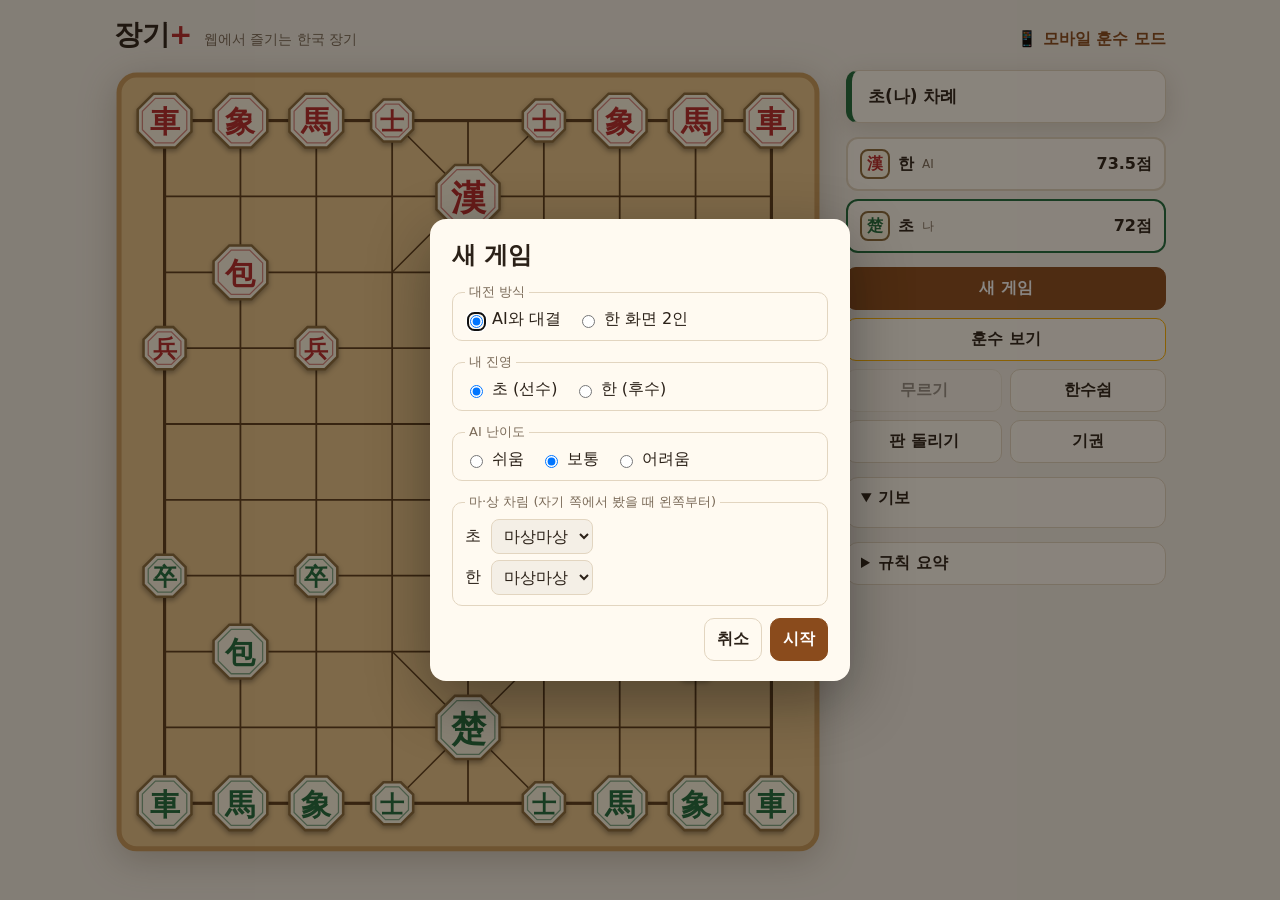
<file: index.html>
<!doctype html>
<html lang="ko">
<head>
  <meta charset="utf-8">
  <meta name="viewport" content="width=device-width, initial-scale=1">
  <meta name="description" content="장기+ — 브라우저에서 바로 즐기는 한국 장기. 2인 대전과 AI 대전을 지원합니다.">
  <title>장기+</title>
  <link rel="stylesheet" href="css/style.css">
</head>
<body>
  <header class="topbar">
    <h1>장기<span class="plus">+</span></h1>
    <p class="tagline">웹에서 즐기는 한국 장기</p>
    <a class="nav-link" href="advisor.html">📱 모바일 훈수 모드</a>
  </header>

  <main class="layout">
    <section class="board-wrap">
      <svg id="board" viewBox="0 0 560 620" role="img" aria-label="장기판"></svg>
      <div id="banner" class="banner" hidden>
        <p id="banner-text"></p>
        <button type="button" id="banner-new" class="primary">다시 하기</button>
      </div>
    </section>

    <aside class="panel">
      <div id="status" class="status" aria-live="polite"></div>

      <div class="players">
        <div class="player" id="player-h" data-side="h">
          <div class="player-head">
            <span class="badge han">漢</span>
            <span class="pname">한</span>
            <span class="who" id="who-h"></span>
            <span class="score" id="score-h"></span>
          </div>
          <div class="captured" id="cap-h" aria-label="한이 잡은 말"></div>
        </div>
        <div class="player" id="player-c" data-side="c">
          <div class="player-head">
            <span class="badge cho">楚</span>
            <span class="pname">초</span>
            <span class="who" id="who-c"></span>
            <span class="score" id="score-c"></span>
          </div>
          <div class="captured" id="cap-c" aria-label="초가 잡은 말"></div>
        </div>
      </div>

      <div class="buttons">
        <button type="button" id="btn-new" class="primary">새 게임</button>
        <button type="button" id="btn-hint" class="hint-btn">훈수 보기</button>
        <button type="button" id="btn-undo">무르기</button>
        <button type="button" id="btn-pass">한수쉼</button>
        <button type="button" id="btn-flip">판 돌리기</button>
        <button type="button" id="btn-resign">기권</button>
      </div>

      <details class="box" open>
        <summary>기보</summary>
        <ol id="log" class="log"></ol>
      </details>

      <details class="box">
        <summary>규칙 요약</summary>
        <ul class="rules">
          <li><b>궁·사</b> 궁성 안에서 한 칸씩, 궁성 대각선도 이동</li>
          <li><b>차</b> 가로·세로 직선으로 끝까지, 궁성 대각선 가능</li>
          <li><b>포</b> 말 하나를 넘어서 이동·잡기 (포는 넘거나 잡을 수 없음)</li>
          <li><b>마</b> 직선 1칸 + 대각선 1칸 (길이 막히면 못 감)</li>
          <li><b>상</b> 직선 1칸 + 대각선 2칸 (길이 막히면 못 감)</li>
          <li><b>졸·병</b> 앞·옆으로 1칸, 상대 궁성에서는 대각선 앞도 가능</li>
          <li><b>장군</b> 궁이 공격받으면 반드시 피해야 하고, 피할 수 없으면 외통수로 패배</li>
          <li><b>빅장</b> 두 궁이 사이에 아무것도 없이 마주 본 채로 한 수가 지나면 무승부</li>
          <li><b>한수쉼</b> 장군 상태가 아니면 차례를 넘길 수 있음</li>
          <li><b>점수</b> 차13 포7 마5 상3 사3 졸2, 한은 덤 1.5점</li>
        </ul>
      </details>
    </aside>
  </main>

  <dialog id="new-game">
    <form method="dialog" class="new-game-form">
      <h2>새 게임</h2>

      <fieldset>
        <legend>대전 방식</legend>
        <label class="opt"><input type="radio" name="mode" value="ai" checked> AI와 대결</label>
        <label class="opt"><input type="radio" name="mode" value="pvp"> 한 화면 2인</label>
      </fieldset>

      <fieldset class="ai-only">
        <legend>내 진영</legend>
        <label class="opt"><input type="radio" name="side" value="c" checked> 초 (선수)</label>
        <label class="opt"><input type="radio" name="side" value="h"> 한 (후수)</label>
      </fieldset>

      <fieldset class="ai-only">
        <legend>AI 난이도</legend>
        <label class="opt"><input type="radio" name="level" value="easy"> 쉬움</label>
        <label class="opt"><input type="radio" name="level" value="normal" checked> 보통</label>
        <label class="opt"><input type="radio" name="level" value="hard"> 어려움</label>
      </fieldset>

      <fieldset>
        <legend>마·상 차림 (자기 쪽에서 봤을 때 왼쪽부터)</legend>
        <label class="row">초 <select name="choSetup"></select></label>
        <label class="row">한 <select name="hanSetup"></select></label>
      </fieldset>

      <menu>
        <button type="submit" value="cancel">취소</button>
        <button type="submit" value="start" class="primary">시작</button>
      </menu>
    </form>
  </dialog>

  <script src="js/rules.js"></script>
  <script src="js/ai.js"></script>
  <script src="js/board-view.js"></script>
  <script src="js/ui.js"></script>
</body>
</html>
</file>
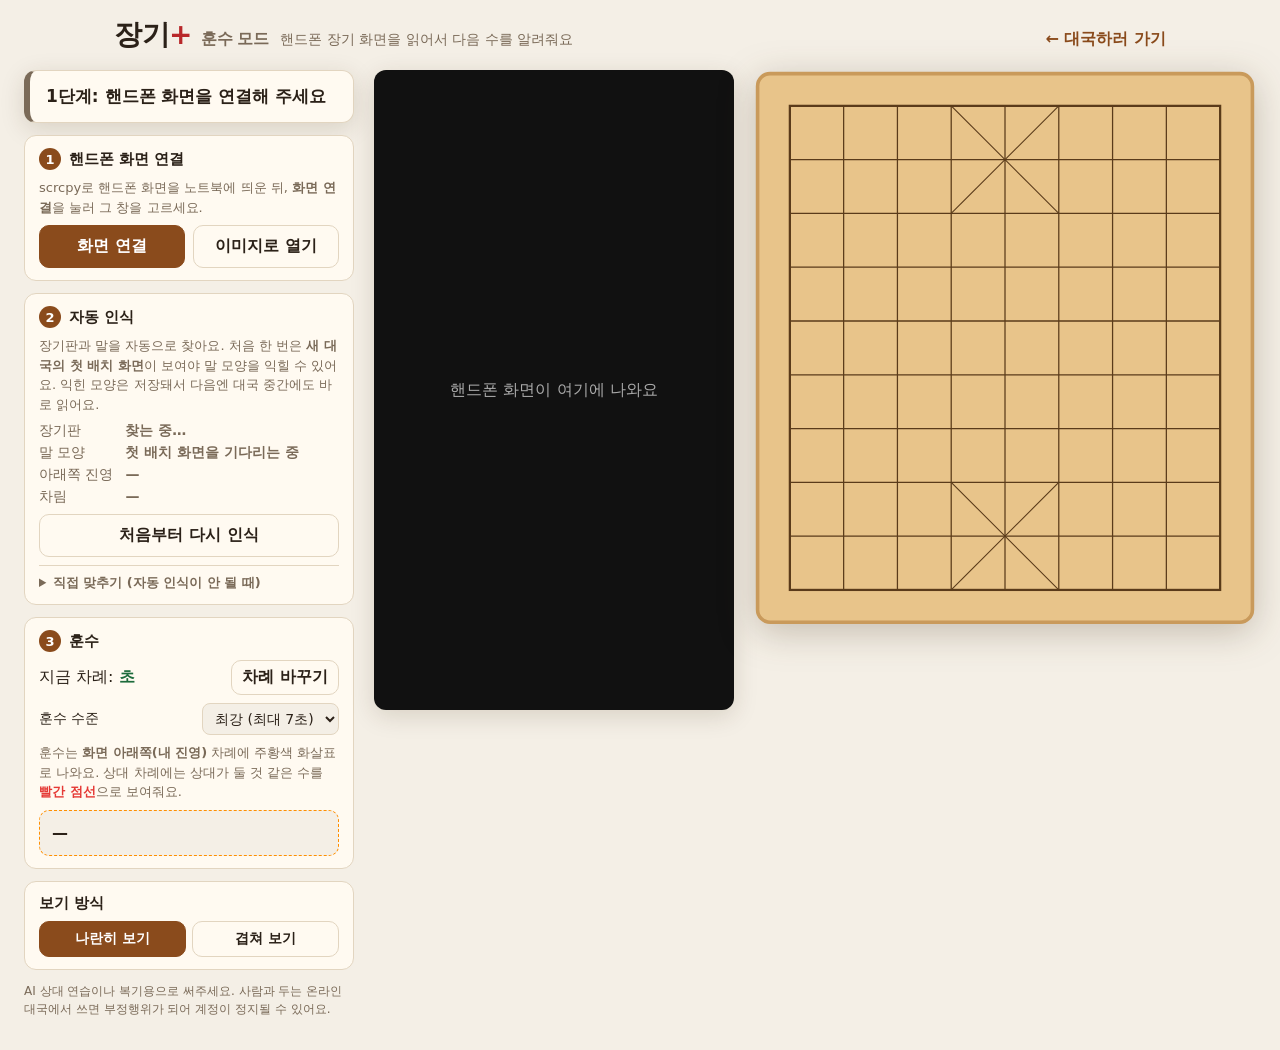
<file: advisor.html>
<!doctype html>
<html lang="ko">
<head>
  <meta charset="utf-8">
  <meta name="viewport" content="width=device-width, initial-scale=1">
  <meta name="description" content="장기+ 모바일 훈수 모드 — 핸드폰 장기 앱 화면을 읽어 다음 수를 추천합니다.">
  <title>장기+ 훈수 모드</title>
  <link rel="stylesheet" href="css/style.css">
</head>
<body class="advisor">
  <header class="topbar">
    <h1>장기<span class="plus">+</span> <small>훈수 모드</small></h1>
    <p class="tagline">핸드폰 장기 화면을 읽어서 다음 수를 알려줘요</p>
    <a class="nav-link" href="index.html">← 대국하러 가기</a>
  </header>

  <main class="advisor-layout">
    <aside class="panel advisor-panel">
      <div id="adv-status" class="status" aria-live="polite">1단계부터 차례대로 진행해 주세요</div>

      <section class="step">
        <h2><span class="num">1</span> 핸드폰 화면 연결</h2>
        <p class="help">scrcpy로 핸드폰 화면을 노트북에 띄운 뒤, <b>화면 연결</b>을 눌러 그 창을 고르세요.</p>
        <div class="row-buttons">
          <button type="button" id="btn-capture" class="primary">화면 연결</button>
          <label class="file-btn">이미지로 열기<input type="file" id="file-input" accept="image/*" hidden></label>
        </div>
      </section>

      <section class="step">
        <h2><span class="num">2</span> 자동 인식</h2>
        <p class="help">장기판과 말을 자동으로 찾아요. 처음 한 번은 <b>새 대국의 첫 배치 화면</b>이 보여야 말 모양을 익힐 수 있어요. 익힌 모양은 저장돼서 다음엔 대국 중간에도 바로 읽어요.</p>
        <dl class="detect-info">
          <dt>장기판</dt><dd id="info-grid">—</dd>
          <dt>말 모양</dt><dd id="info-model">—</dd>
          <dt>아래쪽 진영</dt><dd id="info-bottom">—</dd>
          <dt>차림</dt><dd id="info-setup">—</dd>
        </dl>
        <button type="button" id="btn-reset">처음부터 다시 인식</button>

        <details class="manual">
          <summary>직접 맞추기 (자동 인식이 안 될 때)</summary>
          <p class="help">판 위치: 버튼을 누르고 장기판의 <b>왼쪽 위</b>와 <b>오른쪽 아래</b> 꼭짓점(선이 만나는 점)을 차례로 클릭하세요.</p>
          <button type="button" id="btn-calib">판 위치 직접 지정</button>
          <p class="help">말 모양: 첫 배치 화면에서 진영과 차림을 앱과 같게 고르고 누르세요.</p>
          <label class="row">화면 아래쪽 진영
            <select id="sel-bottom">
              <option value="c">초 (楚)</option>
              <option value="h">한 (漢)</option>
            </select>
          </label>
          <label class="row">초 차림 <select id="sel-cho"></select></label>
          <label class="row">한 차림 <select id="sel-han"></select></label>
          <button type="button" id="btn-learn">말 모양 직접 익히기</button>
        </details>
      </section>

      <section class="step">
        <h2><span class="num">3</span> 훈수</h2>
        <div class="turn-row">
          <span>지금 차례: <b id="turn-label">초</b></span>
          <button type="button" id="btn-turn">차례 바꾸기</button>
        </div>
        <label class="row">훈수 수준
          <select id="sel-level">
            <option value="normal">보통 (1초)</option>
            <option value="hard">강함 (2.5초)</option>
            <option value="max" selected>최강 (최대 7초)</option>
          </select>
        </label>
        <p class="help">훈수는 <b>화면 아래쪽(내 진영)</b> 차례에 주황색 화살표로 나와요. 상대 차례에는 상대가 둘 것 같은 수를 <b style="color:#e53935">빨간 점선</b>으로 보여줘요.</p>
        <p id="hint-text" class="hint-text">—</p>
      </section>

      <section class="step">
        <h2>보기 방식</h2>
        <div class="segmented" role="radiogroup">
          <label><input type="radio" name="view" value="side" checked> 나란히 보기</label>
          <label><input type="radio" name="view" value="overlay"> 겹쳐 보기</label>
        </div>
        <label class="row overlay-only">판 투명도
          <input type="range" id="opacity" min="0" max="90" value="35">
        </label>
      </section>

      <p class="notice">AI 상대 연습이나 복기용으로 써주세요. 사람과 두는 온라인 대국에서 쓰면 부정행위가 되어 계정이 정지될 수 있어요.</p>
    </aside>

    <section class="advisor-stage-wrap">
      <div class="stage-row">
        <div id="stage" class="stage empty">
          <video id="video" autoplay muted playsinline hidden></video>
          <img id="image" alt="불러온 장기 화면" hidden>
          <svg id="overlay" class="overlay" preserveAspectRatio="none"></svg>
          <p class="stage-placeholder">핸드폰 화면이 여기에 나와요</p>
        </div>
        <div class="mirror-wrap" id="mirror-wrap">
          <svg id="mirror" viewBox="0 0 560 620" role="img" aria-label="인식한 장기판"></svg>
        </div>
      </div>
    </section>
  </main>

  <script src="js/rules.js"></script>
  <script src="js/ai.js"></script>
  <script src="js/board-view.js"></script>
  <script src="js/vision.js"></script>
  <script src="js/advisor.js"></script>
</body>
</html>
</file>
<file: css/style.css>
:root {
  --bg: #f4efe6;
  --surface: #fffaf1;
  --text: #2b2118;
  --muted: #7a6a58;
  --border: #e2d5c0;
  --accent: #8a4b1c;
  --accent-text: #fff;
  --board: #e8c48a;
  --board-edge: #c99a5b;
  --line: #5a3b1a;
  --piece: #fdf6e3;
  --piece-edge: #8a6a3b;
  --cho: #1d6b3c;
  --han: #b8282a;
  --check: #e53935;
  --select: #ffb300;
  --hint: rgba(29, 107, 60, 0.75);
  --shadow: 0 6px 24px rgba(60, 40, 10, 0.15);
}

@media (prefers-color-scheme: dark) {
  :root {
    --bg: #1c1814;
    --surface: #26201a;
    --text: #f1e7d8;
    --muted: #b3a38f;
    --border: #3d332a;
    --accent: #d08a4c;
    --accent-text: #1c1814;
    --shadow: 0 6px 24px rgba(0, 0, 0, 0.45);
  }
}

* { box-sizing: border-box; }

body {
  margin: 0;
  min-height: 100vh;
  background: var(--bg);
  color: var(--text);
  font-family: "Pretendard", "Apple SD Gothic Neo", "Malgun Gothic", "Noto Sans KR", system-ui, sans-serif;
}

.topbar {
  display: flex;
  align-items: baseline;
  gap: 12px;
  padding: 16px 24px 4px;
  max-width: 1100px;
  margin: 0 auto;
}

.topbar h1 {
  margin: 0;
  font-size: 28px;
  letter-spacing: -0.5px;
}

.topbar .plus { color: var(--han); }
.tagline { margin: 0; color: var(--muted); font-size: 14px; }

.layout {
  display: grid;
  grid-template-columns: minmax(0, 1fr) 320px;
  gap: 24px;
  max-width: 1100px;
  margin: 0 auto;
  padding: 12px 24px 32px;
  align-items: start;
}

.board-wrap {
  position: relative;
  width: 100%;
  max-width: calc((100vh - 110px) * 560 / 620);
  min-width: 0;
  justify-self: center;
}

#board {
  display: block;
  width: 100%;
  height: auto;
  cursor: pointer;
  user-select: none;
  -webkit-tap-highlight-color: transparent;
  filter: drop-shadow(0 8px 18px rgba(60, 40, 10, 0.25));
}

.board-bg { fill: var(--board); stroke: var(--board-edge); stroke-width: 4; }
.board-frame { fill: none; stroke: var(--line); stroke-width: 2.5; }
.grid { stroke: var(--line); stroke-width: 1.4; }
.grid.palace { stroke-width: 1.2; }

.piece {
  transition: transform 0.25s ease;
  pointer-events: none;
}

.piece-body {
  fill: var(--piece);
  stroke: var(--piece-edge);
  stroke-width: 2;
  filter: drop-shadow(0 2px 2px rgba(0, 0, 0, 0.35));
}

.piece-inner { fill: none; stroke-width: 1; opacity: 0.55; }
.piece.cho .piece-inner { stroke: var(--cho); }
.piece.han .piece-inner { stroke: var(--han); }

.piece-label {
  text-anchor: middle;
  dominant-baseline: central;
  font-family: "Noto Serif KR", "Batang", "Songti SC", "SimSun", serif;
  font-weight: 700;
}
.piece.cho .piece-label { fill: var(--cho); }
.piece.han .piece-label { fill: var(--han); }

.mark-from { fill: rgba(138, 75, 28, 0.35); }
.mark-to { fill: rgba(255, 179, 0, 0.28); stroke: rgba(255, 179, 0, 0.8); stroke-width: 2; }
.mark-selected { fill: none; stroke: var(--select); stroke-width: 4; }
.mark-check { fill: rgba(229, 57, 53, 0.25); stroke: var(--check); stroke-width: 3; animation: pulse 1s ease-in-out infinite; }
.hint-move { fill: var(--hint); pointer-events: none; }
.hint-capture { fill: none; stroke: var(--check); stroke-width: 3.5; stroke-dasharray: 6 4; pointer-events: none; }

@keyframes pulse {
  0%, 100% { opacity: 1; }
  50% { opacity: 0.45; }
}

.banner {
  position: absolute;
  inset: 0;
  display: flex;
  flex-direction: column;
  align-items: center;
  justify-content: center;
  gap: 14px;
  background: rgba(20, 14, 8, 0.55);
  border-radius: 14px;
  color: #fff;
  text-align: center;
  padding: 16px;
}

.banner[hidden] { display: none; }
.banner p { margin: 0; font-size: 26px; font-weight: 800; text-shadow: 0 2px 8px rgba(0, 0, 0, 0.5); }

.panel {
  display: flex;
  flex-direction: column;
  gap: 14px;
  min-width: 0;
}

.status {
  padding: 14px 16px;
  border-radius: 12px;
  background: var(--surface);
  border: 1px solid var(--border);
  border-left: 6px solid var(--muted);
  font-weight: 700;
  font-size: 17px;
  box-shadow: var(--shadow);
}
.status.turn-cho { border-left-color: var(--cho); }
.status.turn-han { border-left-color: var(--han); }
.status.check { border-left-color: var(--check); color: var(--check); }
.status.over { border-left-color: var(--accent); background: var(--accent); color: var(--accent-text); }

.players { display: flex; flex-direction: column; gap: 8px; }

.player {
  padding: 10px 12px;
  border-radius: 12px;
  background: var(--surface);
  border: 2px solid var(--border);
  transition: border-color 0.2s;
}
.player.active[data-side="c"] { border-color: var(--cho); }
.player.active[data-side="h"] { border-color: var(--han); }

.player-head { display: flex; align-items: center; gap: 8px; }
.badge {
  display: inline-grid;
  place-items: center;
  width: 30px;
  height: 30px;
  border-radius: 8px;
  background: var(--piece);
  border: 2px solid var(--piece-edge);
  font-family: "Noto Serif KR", "Batang", serif;
  font-weight: 700;
}
.badge.cho { color: var(--cho); }
.badge.han { color: var(--han); }
.pname { font-weight: 700; }
.who { font-size: 12px; color: var(--muted); }
.score { margin-left: auto; font-variant-numeric: tabular-nums; font-weight: 700; }

.captured { display: flex; flex-wrap: wrap; gap: 4px; min-height: 26px; margin-top: 8px; }
.captured:empty { display: none; }
.cap {
  display: inline-grid;
  place-items: center;
  width: 24px;
  height: 24px;
  border-radius: 6px;
  background: var(--piece);
  border: 1px solid var(--piece-edge);
  font-family: "Noto Serif KR", "Batang", serif;
  font-size: 14px;
  font-weight: 700;
}
.cap.cho { color: var(--cho); }
.cap.han { color: var(--han); }

.buttons { display: grid; grid-template-columns: repeat(2, 1fr); gap: 8px; }
.buttons .primary { grid-column: 1 / -1; }

button {
  font: inherit;
  font-weight: 600;
  padding: 10px 12px;
  border-radius: 10px;
  border: 1px solid var(--border);
  background: var(--surface);
  color: var(--text);
  cursor: pointer;
}
button:hover:not(:disabled) { border-color: var(--accent); }
button:disabled { opacity: 0.45; cursor: not-allowed; }
button.primary { background: var(--accent); color: var(--accent-text); border-color: var(--accent); }

.box {
  background: var(--surface);
  border: 1px solid var(--border);
  border-radius: 12px;
  padding: 10px 14px;
}
.box summary { cursor: pointer; font-weight: 700; }

.log {
  max-height: 200px;
  overflow-y: auto;
  margin: 8px 0 0;
  padding-left: 28px;
  font-size: 14px;
  font-variant-numeric: tabular-nums;
}
.log li { padding: 2px 0; }

.rules { margin: 8px 0 0; padding-left: 18px; font-size: 14px; line-height: 1.6; color: var(--text); }

dialog {
  border: none;
  border-radius: 16px;
  padding: 0;
  background: var(--surface);
  color: var(--text);
  box-shadow: 0 20px 60px rgba(0, 0, 0, 0.35);
  width: min(420px, calc(100vw - 32px));
}
dialog::backdrop { background: rgba(20, 14, 8, 0.5); }

.new-game-form { padding: 20px 22px; }
.new-game-form h2 { margin: 0 0 12px; }
.new-game-form fieldset {
  border: 1px solid var(--border);
  border-radius: 10px;
  margin: 0 0 12px;
  padding: 8px 12px 10px;
  display: flex;
  flex-wrap: wrap;
  gap: 6px 16px;
}
.new-game-form fieldset:disabled { opacity: 0.4; }
.new-game-form legend { font-size: 13px; color: var(--muted); padding: 0 4px; }
.opt { display: inline-flex; align-items: center; gap: 6px; cursor: pointer; }
.row { display: flex; align-items: center; gap: 10px; width: 100%; }
select {
  font: inherit;
  padding: 6px 8px;
  border-radius: 8px;
  border: 1px solid var(--border);
  background: var(--bg);
  color: var(--text);
}
.new-game-form menu { display: flex; justify-content: flex-end; gap: 8px; margin: 4px 0 0; padding: 0; }

/* ---------- 훈수 (공통) ---------- */

.nav-link {
  margin-left: auto;
  color: var(--accent);
  font-weight: 700;
  text-decoration: none;
  white-space: nowrap;
}
.nav-link:hover { text-decoration: underline; }

.buttons .hint-btn { grid-column: 1 / -1; border-color: var(--select); }

.arrow-line {
  stroke: #ff8f00;
  stroke-width: 9;
  stroke-linecap: round;
  opacity: 0.92;
  pointer-events: none;
}
.arrow-head { fill: #ff8f00; }
.arrow-from { fill: rgba(255, 143, 0, 0.18); stroke: #ff8f00; stroke-width: 3; pointer-events: none; }
.arrow-line.threat { stroke: #e53935; stroke-dasharray: 14 10; opacity: 0.85; }
.arrow-head.threat { fill: #e53935; }
.arrow-from.threat { fill: rgba(229, 57, 53, 0.14); stroke: #e53935; }
.hint-text.threat { border-color: #e53935; color: #c62828; }
.hint-text.mine { border-style: solid; }

/* ---------- 훈수 모드 페이지 ---------- */

.topbar h1 small { font-size: 16px; color: var(--muted); font-weight: 700; }

.advisor-layout {
  display: grid;
  grid-template-columns: 330px minmax(0, 1fr);
  gap: 20px;
  max-width: 1500px;
  margin: 0 auto;
  padding: 12px 24px 32px;
  align-items: start;
}

.advisor-panel { gap: 12px; }

.step {
  background: var(--surface);
  border: 1px solid var(--border);
  border-radius: 12px;
  padding: 12px 14px;
  display: flex;
  flex-direction: column;
  gap: 8px;
}
.step h2 { margin: 0; font-size: 15px; display: flex; align-items: center; gap: 8px; }
.step .num {
  display: inline-grid;
  place-items: center;
  width: 22px;
  height: 22px;
  border-radius: 50%;
  background: var(--accent);
  color: var(--accent-text);
  font-size: 13px;
}
.help { margin: 0; font-size: 13px; color: var(--muted); line-height: 1.5; }
.row-buttons { display: flex; gap: 8px; flex-wrap: wrap; }
.row-buttons > * { flex: 1; }

.file-btn {
  display: inline-flex;
  align-items: center;
  justify-content: center;
  font-weight: 600;
  padding: 10px 12px;
  border-radius: 10px;
  border: 1px solid var(--border);
  background: var(--surface);
  cursor: pointer;
  text-align: center;
}
.file-btn:hover { border-color: var(--accent); }

.step .row { justify-content: space-between; font-size: 14px; }
.turn-row { display: flex; align-items: center; justify-content: space-between; gap: 8px; }
.turn-row button { padding: 6px 10px; }
.cho-text { color: var(--cho); }
.han-text { color: var(--han); }

.hint-text {
  margin: 0;
  padding: 10px 12px;
  border-radius: 10px;
  background: var(--bg);
  border: 1px dashed #ff8f00;
  font-weight: 700;
  line-height: 1.5;
}

.segmented { display: flex; gap: 6px; }
.segmented label {
  flex: 1;
  text-align: center;
  padding: 8px;
  border-radius: 10px;
  border: 1px solid var(--border);
  cursor: pointer;
  font-weight: 600;
  font-size: 14px;
}
.segmented input { position: absolute; opacity: 0; pointer-events: none; }
.segmented label:has(input:checked) { background: var(--accent); color: var(--accent-text); border-color: var(--accent); }
.overlay-only { display: none !important; }
.mode-overlay .overlay-only { display: flex !important; }
input[type="range"] { flex: 1; max-width: 160px; accent-color: var(--accent); }

.detect-info {
  display: grid;
  grid-template-columns: auto 1fr;
  gap: 4px 12px;
  margin: 0;
  font-size: 14px;
}
.detect-info dt { color: var(--muted); }
.detect-info dd { margin: 0; font-weight: 700; }
.detect-info .ok { color: var(--cho); }
.detect-info .wait { color: var(--muted); font-weight: 600; }
.manual { border-top: 1px solid var(--border); padding-top: 8px; display: flex; flex-direction: column; gap: 8px; }
.manual[open] { gap: 8px; }
.manual summary { cursor: pointer; font-size: 13px; color: var(--muted); font-weight: 600; }
.manual > * + * { margin-top: 8px; }

.notice { margin: 0; font-size: 12px; color: var(--muted); line-height: 1.5; }

.stage-row {
  display: flex;
  gap: 20px;
  align-items: flex-start;
  justify-content: center;
}

.stage {
  position: relative;
  flex: 0 1 auto;
  min-width: 0;
  border-radius: 12px;
  overflow: hidden;
  background: #111;
  box-shadow: var(--shadow);
}
.stage video,
.stage img {
  display: block;
  max-width: 100%;
  max-height: calc(100vh - 120px);
  width: auto;
  height: auto;
}
.stage [hidden] { display: none; }
.stage .overlay {
  position: absolute;
  inset: 0;
  width: 100%;
  height: 100%;
}
.stage.calibrating .overlay { cursor: crosshair; }
.stage.empty { width: 360px; max-width: 100%; aspect-ratio: 9 / 16; display: grid; place-items: center; }
.stage.empty .overlay { display: none; }
.stage-placeholder { display: none; color: #aaa; margin: 0; padding: 16px; text-align: center; }
.stage.empty .stage-placeholder { display: block; }

.calib-dot { fill: rgba(255, 143, 0, 0.9); stroke: #fff; stroke-width: 1; }
.calib-mark { fill: none; stroke: #ff8f00; stroke-width: 3; }
.ov-grid line { stroke: var(--line); }

.mirror-wrap { flex: 1 1 420px; max-width: 520px; min-width: 0; }
.mirror-wrap svg { display: block; width: 100%; height: auto; filter: drop-shadow(0 8px 18px rgba(60, 40, 10, 0.25)); }
.mode-overlay .mirror-wrap { display: none; }

@media (max-width: 1000px) {
  .advisor-layout { grid-template-columns: 1fr; padding: 8px 16px 24px; }
  .advisor-stage-wrap { order: -1; }
  .stage-row { flex-direction: column; align-items: center; }
  .mirror-wrap { width: 100%; }
}

@media (max-width: 820px) {
  .nav-link { margin-left: 0; }
  .topbar { flex-wrap: wrap; }
  .topbar { padding: 12px 16px 0; }
  .layout { grid-template-columns: 1fr; padding: 8px 16px 24px; gap: 14px; }
  .board-wrap { max-width: 100%; }
  .buttons { grid-template-columns: repeat(2, 1fr); }
}
</file>
